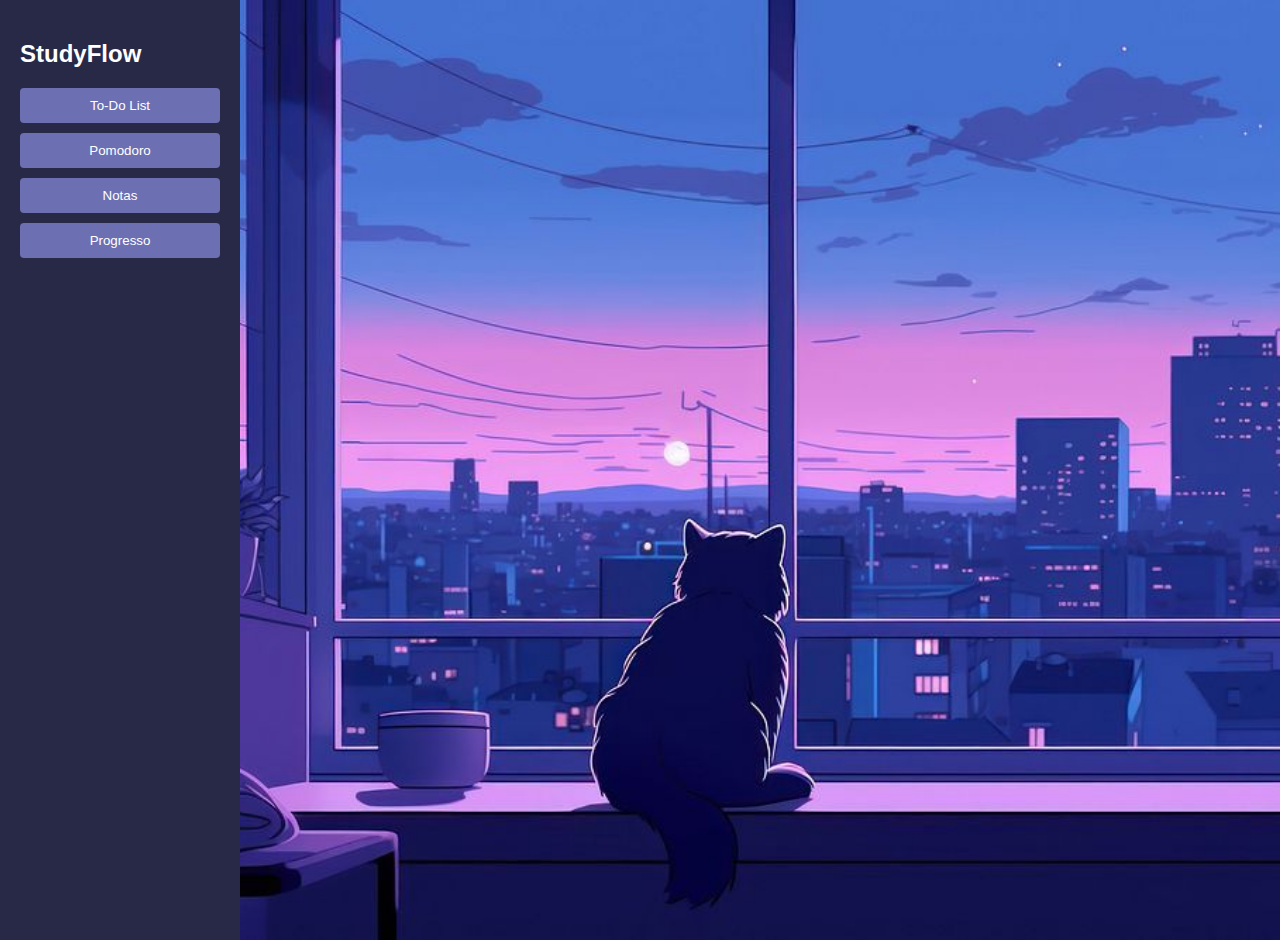
<file: prototype/index.html>
<!DOCTYPE html> 
<!-- Informa ao navegador que esse arquivo é um documento HTML5 -->

<html lang="pt-br">
<!-- Início do documento HTML, definido como português do Brasil -->

<head>
  <meta charset="UTF-8">
  <!-- Define o conjunto de caracteres para UTF-8 (aceita acentos, cedilha etc.) -->

  <title>StudyFlow</title>
  <!-- Título da aba do navegador -->

  <style>
    /* Aqui começa o CSS (responsável pelo estilo da página) */

    body { 
      font-family: Arial, sans-serif; /* Define a fonte do texto */
      margin: 0; /* Remove margens padrão do navegador */
      display: flex; /* Coloca os elementos (menu + conteúdo) lado a lado */
    }

    /* MENU LATERAL (sidebar) */
    .sidebar { 
      width: 200px; /* Largura fixa */
      background: #282947; /* Cor de fundo */
      color: white; /* Cor do texto */
      height: 100vh; /* Altura da tela inteira */
      padding: 20px; /* Espaçamento interno */
    }

    .sidebar button {
      display: block; /* Cada botão ocupa uma linha inteira */
      width: 100%; /* Botões ocupam toda a largura */
      margin: 10px 0; /* Espaço entre os botões */
      padding: 10px; /* Espaço dentro do botão */
      cursor: pointer; /* Mostra a mãozinha ao passar o mouse */
    }

    /* ÁREA PRINCIPAL (conteúdo) */
    .content {
      flex: 1; /* Ocupa o resto da tela (do lado do menu) */
      padding: 20px; /* Espaçamento interno */
      background-image: url('fundo.jpg'); /* Imagem de fundo */
      background-size: cover; /* Faz a imagem cobrir toda a tela */
      background-position: center; /* Centraliza a imagem */
      background-repeat: no-repeat; /* Evita repetição da imagem */
    }

    /* COR DOS TÍTULOS */
    .content h2 {
      color: #ffffff; /* Cor branca */
    }

    /* Esconde seções que não estão sendo exibidas */
    .hidden { display: none; }

    /* Caixa onde ficam as seções (to-do, pomodoro, notas, progresso) */
    .section {
      margin-bottom: 20px; /* Espaço abaixo */
      background: rgba(172, 171, 238, 0.8); /* Fundo transparente lilás */
      padding: 15px; /* Espaço interno */
      border-radius: 8px; /* Bordas arredondadas */
    }

    ul { list-style-type: none; padding: 0; } /* Remove bolinhas da lista */
    li { margin: 5px 0; } /* Espaço entre itens */

    button {
      background: #6d6fb3; /* Cor padrão */
      color: rgb(255, 255, 255); /* Texto branco */
      border: none; /* Sem borda */
      border-radius: 4px; /* Bordas arredondadas */
    }

    button:hover { background: #3a3b5c; } /* Cor ao passar o mouse */

    input[type="text"], textarea {
      width: 100%; /* Ocupa toda a largura */
      padding: 8px; /* Espaço interno */
      margin-top: 5px; /* Espaço acima */
      border-radius: 4px; /* Bordas arredondadas */
      border: 1px solid #a363c9; /* Bordas coloridas */
    }

    /* Estilo do timer do Pomodoro */
    #timer {
      font-size: 48px; /* Texto grande */
      text-align: center; /* Centralizado */
      margin: 20px 0; /* Espaço acima e abaixo */
      color: #ffffff; /* Texto branco */
      font-weight: bold; /* Negrito */
      text-shadow: 2px 2px 4px rgba(247, 16, 16, 0.3); /* Sombra no texto */
    }
  </style>
</head>

<body>
  <!-- CORPO DA PÁGINA -->

  <!-- MENU LATERAL -->
  <div class="sidebar">
    <h2>StudyFlow</h2>
    <!-- Botões do menu para trocar entre seções -->
    <button onclick="showSection('todo')">To-Do List</button>
    <button onclick="showSection('pomodoro')">Pomodoro</button>
    <button onclick="showSection('notes')">Notas</button>
    <button onclick="showSection('progress')">Progresso</button>
  </div>

  <!-- ÁREA PRINCIPAL DE CONTEÚDO -->
  <div class="content">

    <!-- SEÇÃO TO-DO LIST -->
    <div id="todo" class="section hidden">
      <h2>To-Do List</h2>
      <input id="taskInput" placeholder="Digite uma tarefa">
      <button onclick="addTask()">Adicionar</button>
      <ul id="taskList"></ul>
    </div>

    <!-- SEÇÃO POMODORO -->
    <div id="pomodoro" class="section hidden">
      <h2>Timer Pomodoro</h2>
      <p id="timer">25:00</p>
      <button onclick="startTimer()">Iniciar</button>
      <button onclick="pauseTimer()">Pausar</button>
      <button onclick="resetTimer()">Resetar</button>
    </div>

    <!-- SEÇÃO NOTAS -->
    <div id="notes" class="section hidden">
      <h2>Notas rápidas</h2>
      <textarea id="noteArea" rows="8" cols="40"></textarea>
      <button onclick="saveNote()">Salvar</button>
    </div>

    <!-- SEÇÃO PROGRESSO -->
    <div id="progress" class="section hidden">
      <h2>Quadro de Progresso</h2>
      <p id="progressText">Nenhuma tarefa concluída ainda.</p>
    </div>
  </div>

<script>
  /* =====================
     JAVASCRIPT DA PÁGINA
     ===================== */

  // FUNÇÃO: mostra apenas a seção escolhida e esconde as outras
  function showSection(id) {
    document.querySelectorAll('.section').forEach(sec => sec.classList.add('hidden'));
    document.getElementById(id).classList.remove('hidden');
  }

  /* =====================
     TO-DO LIST
     ===================== */
  let tasks = JSON.parse(localStorage.getItem('tasks')) || []; 
  // Carrega tarefas salvas no navegador (ou cria lista vazia)

  // Função que desenha as tarefas na tela
  function renderTasks() {
    let list = document.getElementById('taskList');
    list.innerHTML = ""; // Limpa lista antes de desenhar
    tasks.forEach((t, i) => {
      // Para cada tarefa, cria um item <li> com checkbox e botão "X"
      list.innerHTML += `<li>
        <input type="checkbox" ${t.done ? "checked" : ""} onclick="toggleTask(${i})">
        ${t.text} <button onclick="deleteTask(${i})">X</button>
      </li>`;
    });
    updateProgress(); // Atualiza progresso
    localStorage.setItem('tasks', JSON.stringify(tasks)); // Salva no navegador
  }

  // Adiciona nova tarefa
  function addTask() {
    let input = document.getElementById('taskInput');
    if(input.value.trim() !== "") {
      tasks.push({ text: input.value, done: false }); // Cria objeto da tarefa
      input.value = ""; // Limpa campo
      renderTasks(); // Atualiza lista
    }
  }

  // Marca/desmarca tarefa
  function toggleTask(i) { 
    tasks[i].done = !tasks[i].done; 
    renderTasks(); 
  }

  // Deleta tarefa
  function deleteTask(i) { 
    tasks.splice(i, 1); 
    renderTasks(); 
  }

  renderTasks(); // Desenha lista ao abrir a página

  /* =====================
     TIMER POMODORO
     ===================== */
  let time = 25*60, timerInterval, running = false; 
  // "time" começa em 25 minutos (em segundos)

  // Atualiza o texto do timer
  function updateTimer() {
    let min = Math.floor(time/60), sec = time%60;
    document.getElementById("timer").innerText = `${min}:${sec<10?"0":""}${sec}`;
  }

  // Inicia o timer
  function startTimer() {
    if(!running){
      running = true;
      timerInterval = setInterval(()=>{
        if(time > 0){ time--; updateTimer(); }
      }, 1000); // Executa a cada 1 segundo
    }
  }

  // Pausa o timer
  function pauseTimer(){ 
    clearInterval(timerInterval); 
    running = false; 
  }

  // Reseta o timer
  function resetTimer(){ 
    clearInterval(timerInterval); 
    time = 25*60; 
    updateTimer(); 
    running = false; 
  }

  updateTimer(); // Mostra o tempo inicial (25:00)

  /* =====================
     NOTAS RÁPIDAS
     ===================== */
  let noteArea = document.getElementById("noteArea");
  noteArea.value = localStorage.getItem("note") || ""; 
  // Carrega nota salva do navegador

  // Salva a nota
  function saveNote(){ 
    localStorage.setItem("note", noteArea.value); 
    alert("Nota salva!"); 
  }

  /* =====================
     PROGRESSO
     ===================== */
  function updateProgress() {
    let done = tasks.filter(t=>t.done).length; // Quantas concluídas
    let total = tasks.length; // Total de tarefas
    document.getElementById("progressText").innerText =
      total === 0 ? "Nenhuma tarefa adicionada." : `Você concluiu ${done} de ${total} tarefas.`;
  }
</script>

</body>
</html>
</file>
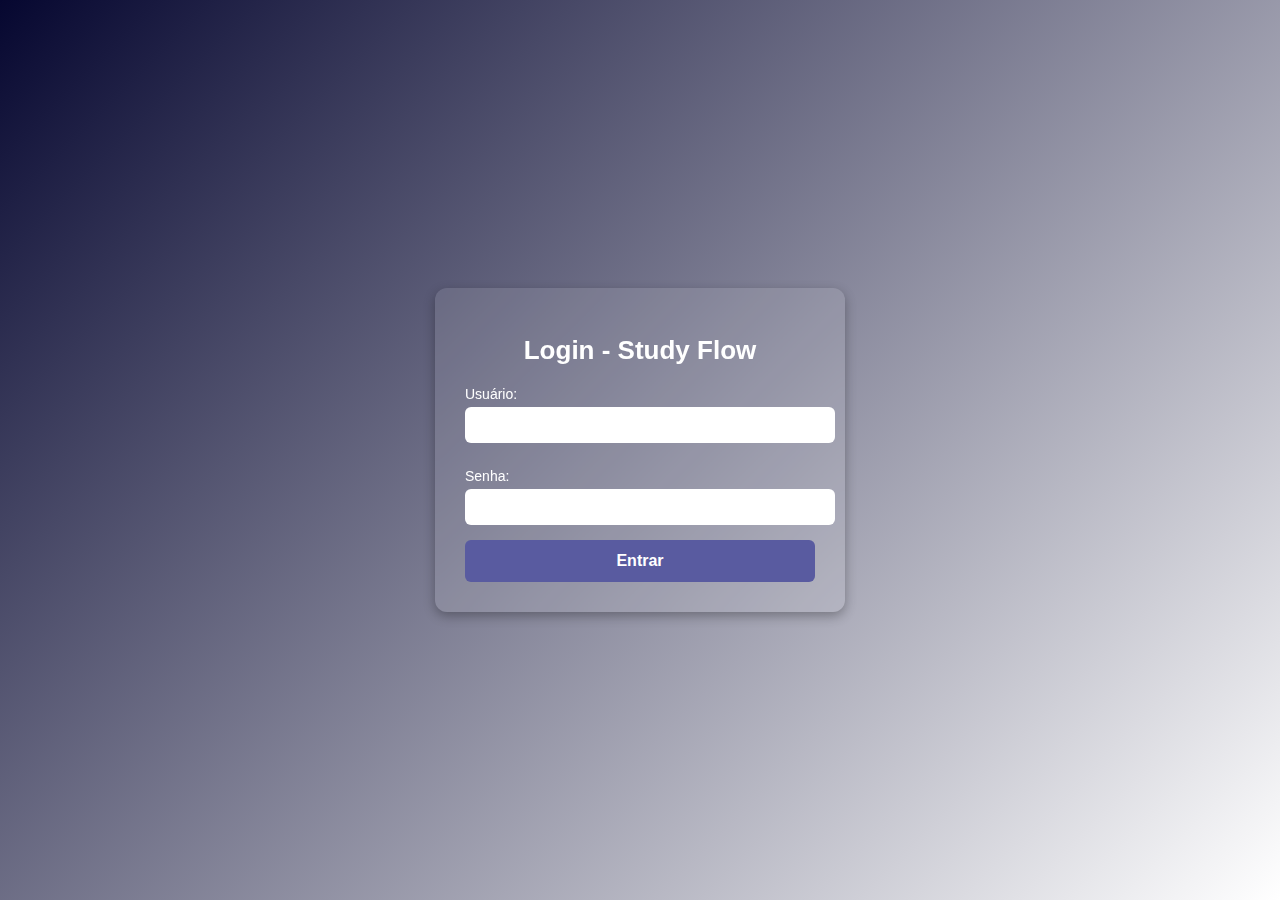
<file: studyFlow-v1/index.html>
<!DOCTYPE html>
<html lang="pt-BR">
<head>
  <meta charset="UTF-8">
  <title>Login - Study Flow</title>
  <style>
    body {
      margin: 0;
      font-family: Arial, sans-serif;
      background: linear-gradient(135deg, #060730, #ffffff);
      height: 100vh;
      display: flex;
      justify-content: center;
      align-items: center;
    }

    .login-container {
      width: 350px;
      padding: 30px;
      background: rgba(255, 255, 255, 0.1);
      border-radius: 12px;
      box-shadow: 0px 4px 12px rgba(0,0,0,0.3);
      backdrop-filter: blur(6px);
      text-align: center;
      color: #fff;
    }

    .login-container h1 {
      margin-bottom: 20px;
      color: #fff;
      font-size: 26px;
    }

    .login-container label {
      display: block;
      margin: 10px 0 5px;
      font-size: 14px;
      text-align: left;
    }

    .login-container input {
      width: 100%;
      padding: 10px;
      border: none;
      border-radius: 6px;
      margin-bottom: 15px;
      font-size: 14px;
      outline: none;
    }

    .login-container input:focus {
      border: 2px solid #a363c9;
    }

    .login-container button {
      width: 100%;
      padding: 12px;
      background: #595ba0;
      border: none;
      border-radius: 6px;
      color: #fff;
      font-size: 16px;
      font-weight: bold;
      cursor: pointer;
      transition: background 0.3s;
    }

    .login-container button:hover {
      background: #282944;
    }
  </style>
</head>
<body>
  <div class="login-container">
    <h1>Login - Study Flow</h1>

    <form action="assinatura.html" method="get">
      <label for="usuario">Usuário:</label>
      <input type="text" id="usuario" name="usuario" required>

      <label for="senha">Senha:</label>
      <input type="password" id="senha" name="senha" required>

      <button type="submit">Entrar</button>
    </form>
  </div>
</body>
</html>
</file>
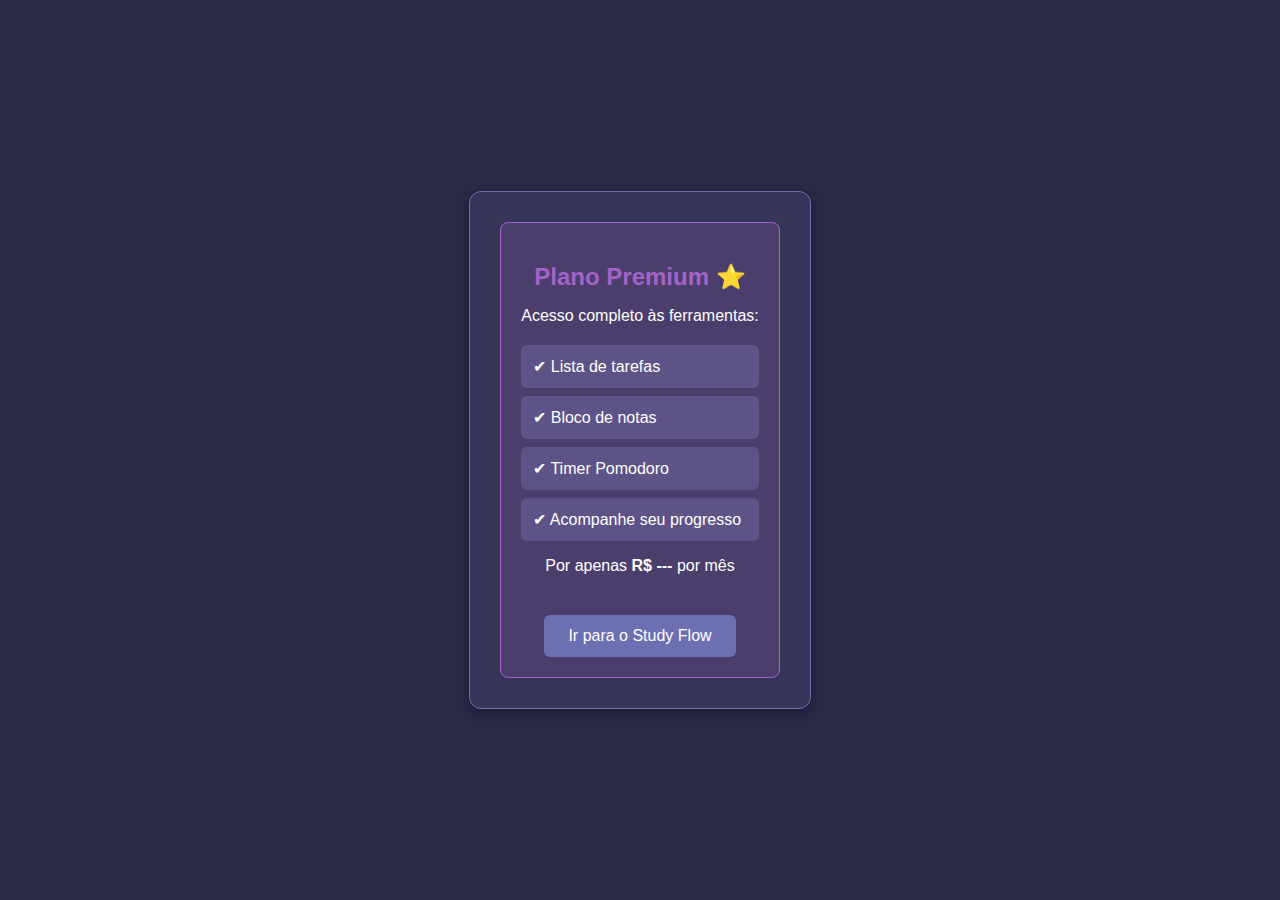
<file: studyFlow-v1/assinatura.html>
<!DOCTYPE html>
<html lang="pt-BR">
<head>
  <meta charset="UTF-8">
  <title>Assinatura Premium - Study Flow</title>
  <style>
    body {
      margin: 0;
      font-family: Arial, sans-serif;
      background-color: #282947;
      color: #ffffff;
      display: flex;
      justify-content: center;
      align-items: center;
      height: 100vh;
    }

    .assinatura-container {
      background: rgba(172, 171, 238, 0.1);
      border: 1px solid #6d6fb3;
      border-radius: 12px;
      padding: 30px;
      max-width: 500px;
      text-align: center;
      box-shadow: 0 4px 12px rgba(0,0,0,0.3);
    }

    .premium-box {
      background: rgba(163, 99, 201, 0.2);
      border: 1px solid #a363c9;
      border-radius: 8px;
      padding: 20px;
    }

    .premium-box h2 {
      color: #a363c9;
      margin-bottom: 10px;
    }

    .premium-box ul {
      list-style: none;
      padding: 0;
      margin: 20px 0;
    }

    .premium-box ul li {
      background: rgba(172, 171, 238, 0.2);
      margin: 8px 0;
      padding: 12px;
      border-radius: 6px;
      text-align: left;
    }

    button {
      background: #6d6fb3;
      color: #fff;
      border: none;
      padding: 12px 24px;
      border-radius: 6px;
      cursor: pointer;
      font-size: 16px;
      margin-top: 20px;
    }

    button:hover {
      background: #3a3b5c;
    }
  </style>
</head>
<body>
  <div class="assinatura-container">
    <div class="premium-box">
      <h2>Plano Premium ⭐</h2>
      <p>Acesso completo às ferramentas:</p>
      <ul>
        <li>✔ Lista de tarefas</li>
        <li>✔ Bloco de notas</li>
        <li>✔ Timer Pomodoro</li>
        <li>✔ Acompanhe seu progresso</li>
        <p>Por apenas <b>R$ ---</b> por mês</p>
        <p></p>
      </ul>
      <a href="studyFlow/studyflow.html">
        <button>Ir para o Study Flow</button>
      </a>
    </div>
  </div>
</body>
</html>
</file>
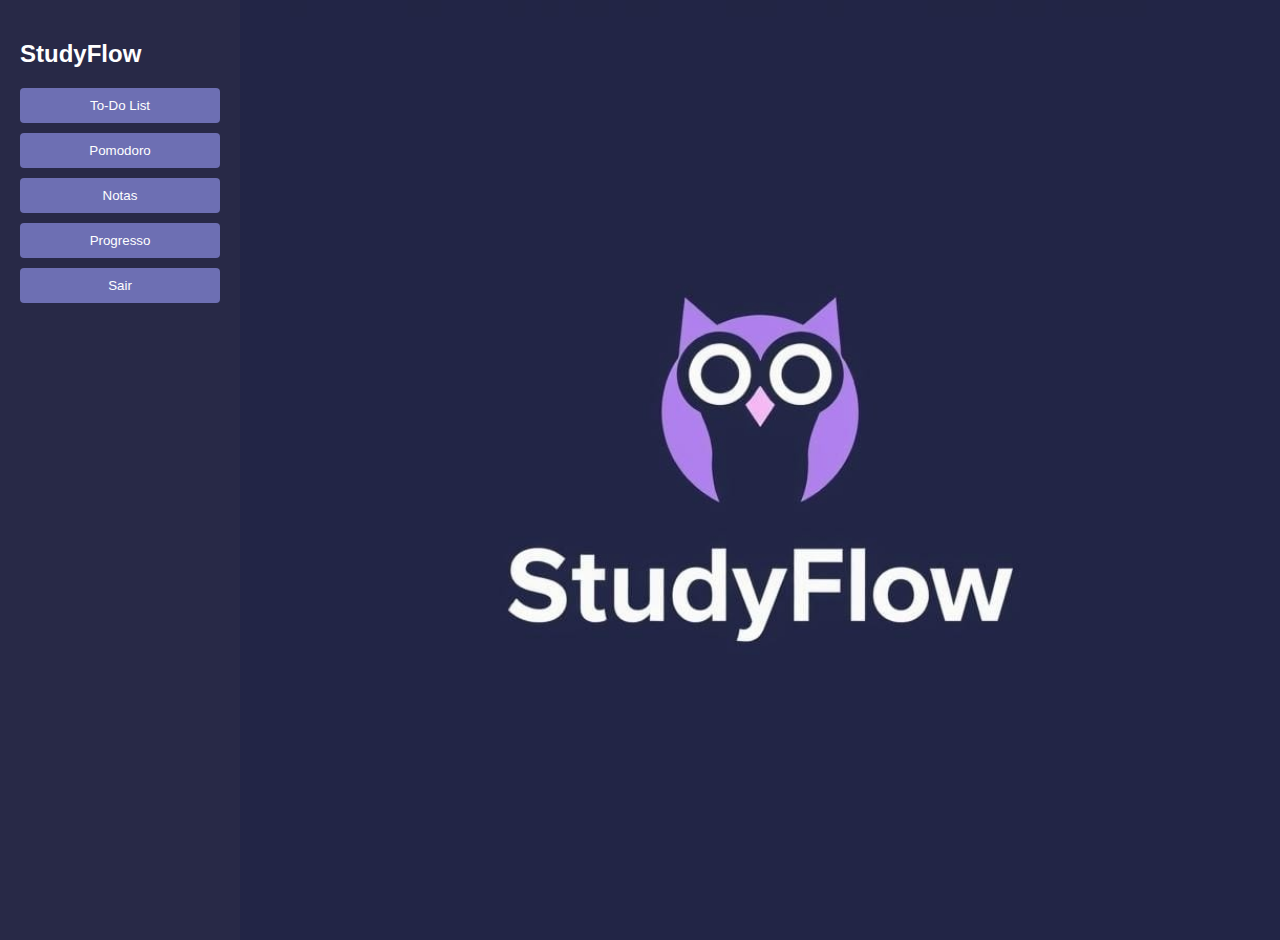
<file: studyFlow-v1/studyFlow/studyflow.html>
<!DOCTYPE html>
<html lang="pt-BR">
<head>
  <meta charset="UTF-8">
  <title>StudyFlow</title>
  <link rel="stylesheet" href="style.css">
</head>

<body>
  <!-- MENU LATERAL -->
  <div class="sidebar">
    <h2>StudyFlow</h2>
    <!-- Botões do menu para trocar entre seções -->
    <button onclick="showSection('todo')">To-Do List</button>
    <button onclick="showSection('pomodoro')">Pomodoro</button>
    <button onclick="showSection('notes')">Notas</button>
    <button onclick="showSection('progress')">Progresso</button>
    <!--Volta para pagina de login-->
    <button onclick="window.location.href='../index.html'">Sair</button>
  </div>

  <!-- ÁREA PRINCIPAL DE CONTEÚDO -->
  <div class="content">

    <!-- SEÇÃO TO-DO LIST -->
    <div id="todo" class="section hidden">
      <h2>To-Do List</h2>
      <input id="taskInput" placeholder="Digite uma tarefa">
      <button onclick="addTask()">Adicionar</button>
      <ul id="taskList"></ul>
    </div>

    <!-- SEÇÃO POMODORO -->
    <div id="pomodoro" class="section hidden">
      <h2>Timer Pomodoro</h2>
      <p id="timer">25:00</p>
      <button onclick="startTimer()">Iniciar</button>
      <button onclick="pauseTimer()">Pausar</button>
      <button onclick="resetTimer()">Resetar</button>
    </div>

    <!-- SEÇÃO NOTAS -->
    <div id="notes" class="section hidden">
      <h2>Notas rápidas</h2>
      <textarea id="noteArea" rows="8" cols="40"></textarea>
      <button onclick="saveNote()">Salvar</button>
    </div>

    <!-- SEÇÃO PROGRESSO -->
    <div id="progress" class="section hidden">
      <h2>Quadro de Progresso</h2>
      <p id="progressText">Nenhuma tarefa concluída ainda.</p>
    </div>
  </div>

  <script src="script.js"></script>
</body>
</html>
</file>
<file: studyFlow-v1/studyFlow/style.css>
body { 
  font-family: Arial, sans-serif;
  margin: 0;
  display: flex;
}

/* MENU LATERAL */
.sidebar { 
  width: 200px;
  background: #282947;
  color: white;
  height: 100vh;
  padding: 20px;
}

.sidebar button {
  display: block;
  width: 100%;
  margin: 10px 0;
  padding: 10px;
  cursor: pointer;
}

/* ÁREA PRINCIPAL */
.content {
  flex: 1;
  padding: 20px;
  background-image: url('img/fundo.jpg');
  background-size: cover;
  background-position: center;
  background-repeat: no-repeat;
}

.content h2 {
  color: #ffffff;
}

.hidden { display: none; }

.section {
  margin-bottom: 20px;
  background: rgba(172, 171, 238, 0.8);
  padding: 15px;
  border-radius: 8px;
}

ul { list-style-type: none; padding: 0; }
li { margin: 5px 0; }

button {
  background: #6d6fb3;
  color: #ffffff;
  border: none;
  border-radius: 4px;
}

button:hover { background: #3a3b5c; }

input[type="text"], textarea {
  width: 100%;
  padding: 8px;
  margin-top: 5px;
  border-radius: 4px;
  border: 1px solid #a363c9;
}

#timer {
  font-size: 48px;
  text-align: center;
  margin: 20px 0;
  color: #ffffff;
  font-weight: bold;
  text-shadow: 2px 2px 4px rgba(247, 16, 16, 0.3);
}
</file>
